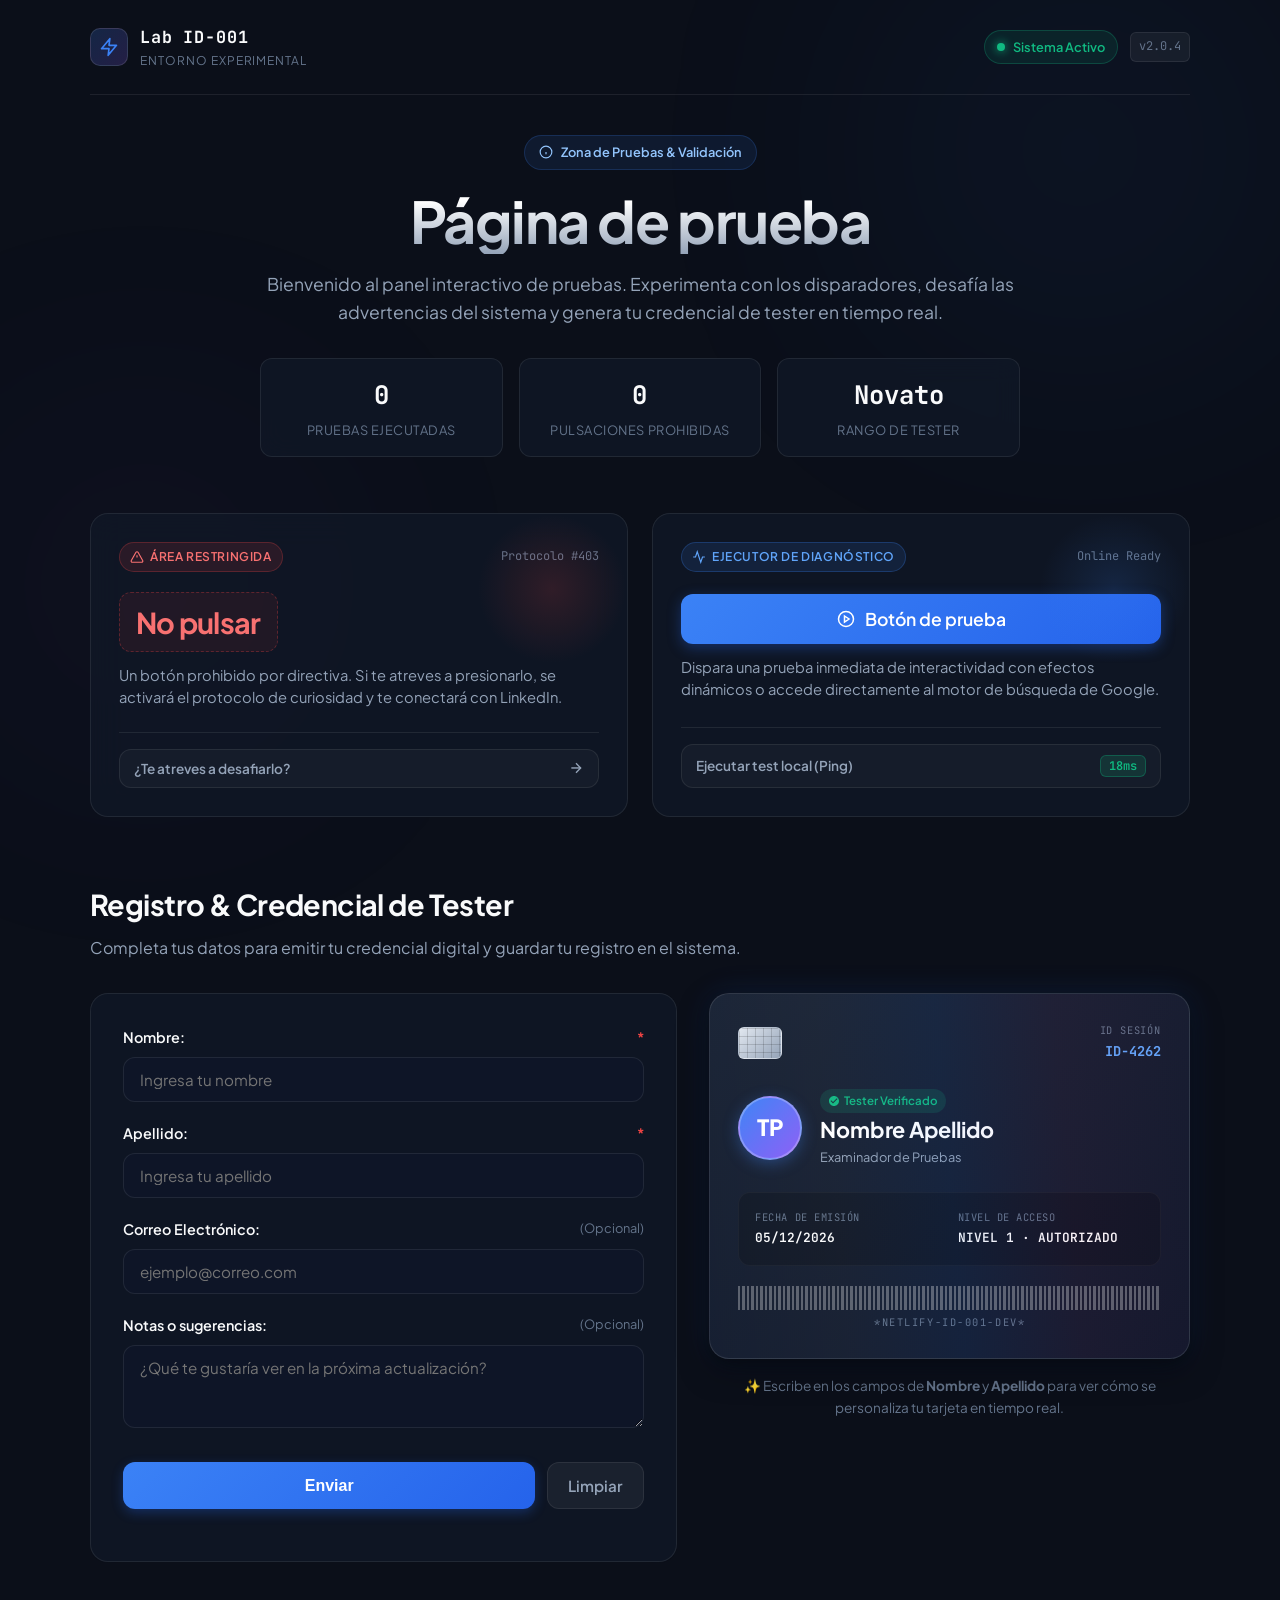
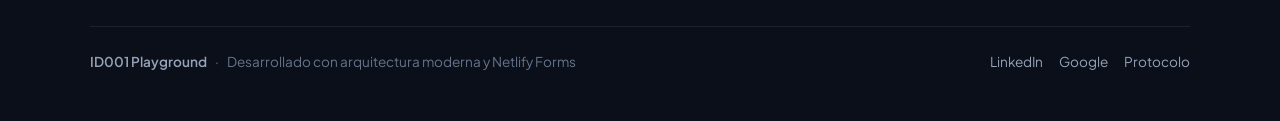
<file: ID001/index.html>
<!DOCTYPE html>
<html lang="es">

<head>
    <meta charset="UTF-8">
    <meta name="viewport" content="width=device-width, initial-scale=1.0">
    <title>Realmente una prueba</title>
    <link rel="preconnect" href="https://fonts.googleapis.com">
    <link rel="preconnect" href="https://fonts.gstatic.com" crossorigin>
    <link href="https://fonts.googleapis.com/css2?family=JetBrains+Mono:wght@400;500;700&family=Plus+Jakarta+Sans:wght@400;500;600;700;800&display=swap" rel="stylesheet">
    <link rel="stylesheet" href="ID001.css">
</head>

<body>
    <!-- Fondo ambiental decorativo -->
    <div class="ambient-glow ambient-glow-1" aria-hidden="true"></div>
    <div class="ambient-glow ambient-glow-2" aria-hidden="true"></div>

    <div class="page-container">
        <!-- Navegación superior -->
        <header class="app-header">
            <div class="brand">
                <div class="brand-badge" aria-hidden="true">
                    <svg width="20" height="20" viewBox="0 0 24 24" fill="none" stroke="currentColor" stroke-width="2" stroke-linecap="round" stroke-linejoin="round">
                        <polygon points="13 2 3 14 12 14 11 22 21 10 12 10 13 2"></polygon>
                    </svg>
                </div>
                <div class="brand-text">
                    <span class="brand-title">Lab ID-001</span>
                    <span class="brand-subtitle">Entorno Experimental</span>
                </div>
            </div>

            <div class="header-status">
                <span class="status-indicator">
                    <span class="status-dot"></span>
                    <span class="status-label">Sistema Activo</span>
                </span>
                <span class="build-tag">v2.0.4</span>
            </div>
        </header>

        <main class="main-content">
            <!-- Sección Hero Principal -->
            <section class="hero-section">
                <div class="hero-chip">
                    <svg width="14" height="14" viewBox="0 0 24 24" fill="none" stroke="currentColor" stroke-width="2">
                        <circle cx="12" cy="12" r="10"></circle>
                        <line x1="12" y1="16" x2="12" y2="12"></line>
                        <line x1="12" y1="8" x2="12.01" y2="8"></line>
                    </svg>
                    <span>Zona de Pruebas &amp; Validación</span>
                </div>

                <h1 class="textTitles hero-title">Página de prueba</h1>
                <p class="hero-description">
                    Bienvenido al panel interactivo de pruebas. Experimenta con los disparadores, 
                    desafía las advertencias del sistema y genera tu credencial de tester en tiempo real.
                </p>

                <!-- Barra de métricas interactivas -->
                <div class="metrics-grid">
                    <div class="metric-card">
                        <span class="metric-value" id="counter-clicks">0</span>
                        <span class="metric-label">Pruebas ejecutadas</span>
                    </div>
                    <div class="metric-card">
                        <span class="metric-value" id="counter-warnings">0</span>
                        <span class="metric-label">Pulsaciones prohibidas</span>
                    </div>
                    <div class="metric-card">
                        <span class="metric-value" id="tester-rank">Novato</span>
                        <span class="metric-label">Rango de tester</span>
                    </div>
                </div>
            </section>

            <!-- Acciones interactivas (Botón de prueba & No pulsar) -->
            <section class="actions-section">
                <!-- Tarjeta: No pulsar -->
                <div class="action-card warning-card" id="card-danger">
                    <div class="card-glow"></div>
                    <div class="card-header">
                        <span class="card-badge badge-danger">
                            <svg width="14" height="14" viewBox="0 0 24 24" fill="none" stroke="currentColor" stroke-width="2">
                                <path d="m21.73 18-8-14a2 2 0 0 0-3.48 0l-8 14A2 2 0 0 0 4 21h16a2 2 0 0 0 1.73-3Z"></path>
                                <line x1="12" y1="9" x2="12" y2="13"></line>
                                <line x1="12" y1="17" x2="12.01" y2="17"></line>
                            </svg>
                            Área Restringida
                        </span>
                        <span class="security-level">Protocolo #403</span>
                    </div>
                    <div class="card-body">
                        <a href="https://www.linkedin.com" id="link-no-pulsar" class="no-pulsar-link" target="_blank" rel="noopener noreferrer">
                            <h2 class="textTitles danger-title">No pulsar</h2>
                        </a>
                        <p class="card-hint">
                            Un botón prohibido por directiva. Si te atreves a presionarlo, 
                            se activará el protocolo de curiosidad y te conectará con LinkedIn.
                        </p>
                    </div>
                    <div class="card-footer">
                        <button type="button" class="btn-ghost-warning" id="btn-fake-danger">
                            <span>¿Te atreves a desafiarlo?</span>
                            <svg width="16" height="16" viewBox="0 0 24 24" fill="none" stroke="currentColor" stroke-width="2">
                                <path d="M5 12h14"></path>
                                <path d="m12 5 7 7-7 7"></path>
                            </svg>
                        </button>
                    </div>
                </div>

                <!-- Tarjeta: Botón de prueba -->
                <div class="action-card test-card" id="card-test">
                    <div class="card-glow"></div>
                    <div class="card-header">
                        <span class="card-badge badge-primary">
                            <svg width="14" height="14" viewBox="0 0 24 24" fill="none" stroke="currentColor" stroke-width="2">
                                <polyline points="22 12 18 12 15 21 9 3 6 12 2 12"></polyline>
                            </svg>
                            Ejecutor de Diagnóstico
                        </span>
                        <span class="security-level">Online Ready</span>
                    </div>
                    <div class="card-body">
                        <a href="https://www.google.com" id="link-google" class="google-action-link" target="_blank" rel="noopener noreferrer">
                            <button type="button" id="btn-test" class="primary-test-btn">
                                <span class="btn-icon">
                                    <svg width="18" height="18" viewBox="0 0 24 24" fill="none" stroke="currentColor" stroke-width="2">
                                        <circle cx="12" cy="12" r="10"></circle>
                                        <polygon points="10 8 16 12 10 16 10 8"></polygon>
                                    </svg>
                                </span>
                                <span>Botón de prueba</span>
                            </button>
                        </a>
                        <p class="card-hint">
                            Dispara una prueba inmediata de interactividad con efectos dinámicos 
                            o accede directamente al motor de búsqueda de Google.
                        </p>
                    </div>
                    <div class="card-footer">
                        <button type="button" class="btn-micro-test" id="btn-interactive-ping">
                            <span>Ejecutar test local (Ping)</span>
                            <span class="ping-badge" id="ping-badge">18ms</span>
                        </button>
                    </div>
                </div>
            </section>

            <!-- Sección Formulario y Credencial en Vivo -->
            <section class="tester-zone">
                <div class="zone-header">
                    <h2 class="section-title">Registro &amp; Credencial de Tester</h2>
                    <p class="section-subtitle">
                        Completa tus datos para emitir tu credencial digital y guardar tu registro en el sistema.
                    </p>
                </div>

                <div class="tester-grid">
                    <!-- Formulario de Registro -->
                    <div class="form-wrapper">
                        <form id="registro-form" name="registro-pruebas" action="/" method="POST" data-netlify="true" netlify-honeypot="bot-field" class="styled-form">
                            <!-- Campo honeypot oculto para prevención de spam -->
                            <p class="hidden-field" style="display:none;">
                                <label>No llenar esto: <input name="bot-field"></label>
                            </p>
                            <!-- Identificador de formulario para Netlify -->
                            <input type="hidden" name="form-name" value="registro-pruebas">

                            <div class="form-group">
                                <label for="nombre" class="form-label">
                                    <span>Nombre:</span>
                                    <span class="required-mark">*</span>
                                </label>
                                <div class="input-container">
                                    <input type="text" id="nombre" name="nombre" class="form-input" placeholder="Ingresa tu nombre" required autocomplete="given-name">
                                    <span class="input-focus-border"></span>
                                </div>
                            </div>

                            <div class="form-group">
                                <label for="apellido" class="form-label">
                                    <span>Apellido:</span>
                                    <span class="required-mark">*</span>
                                </label>
                                <div class="input-container">
                                    <input type="text" id="apellido" name="apellido" class="form-input" placeholder="Ingresa tu apellido" required autocomplete="family-name">
                                    <span class="input-focus-border"></span>
                                </div>
                            </div>

                            <div class="form-group">
                                <label for="email" class="form-label">
                                    <span>Correo Electrónico:</span>
                                    <span class="optional-mark">(Opcional)</span>
                                </label>
                                <div class="input-container">
                                    <input type="email" id="email" name="email" class="form-input" placeholder="ejemplo@correo.com" autocomplete="email">
                                    <span class="input-focus-border"></span>
                                </div>
                            </div>

                            <div class="form-group">
                                <label for="comentario" class="form-label">
                                    <span>Notas o sugerencias:</span>
                                    <span class="optional-mark">(Opcional)</span>
                                </label>
                                <div class="input-container">
                                    <textarea id="comentario" name="comentario" class="form-textarea" rows="3" placeholder="¿Qué te gustaría ver en la próxima actualización?"></textarea>
                                    <span class="input-focus-border"></span>
                                </div>
                            </div>

                            <div class="form-actions">
                                <input type="submit" id="submit-btn" value="Enviar" class="submit-button">
                                <button type="reset" id="reset-btn" class="reset-button">Limpiar</button>
                            </div>

                            <!-- Estado de envío dinámico -->
                            <div id="form-status" class="form-status-message" aria-live="polite"></div>
                        </form>
                    </div>

                    <!-- Credencial de Tester en tiempo real -->
                    <div class="credential-wrapper">
                        <div class="badge-card" id="tester-badge-card">
                            <div class="badge-hologram"></div>
                            
                            <div class="badge-top">
                                <div class="badge-chip">
                                    <div class="chip-circuit"></div>
                                </div>
                                <div class="badge-code">
                                    <span class="badge-code-label">ID SESIÓN</span>
                                    <span class="badge-code-value" id="card-session-id">ID-8924</span>
                                </div>
                            </div>

                            <div class="badge-avatar-row">
                                <div class="badge-avatar" id="avatar-circle">
                                    <span id="avatar-initials">TP</span>
                                </div>
                                <div class="badge-identity">
                                    <div class="badge-verified">
                                        <svg width="12" height="12" viewBox="0 0 24 24" fill="currentColor">
                                            <path d="M12 2C6.48 2 2 6.48 2 12s4.48 10 10 10 10-4.48 10-10S17.52 2 12 2zm-2 15l-5-5 1.41-1.41L10 14.17l7.59-7.59L19 8l-9 9z"/>
                                        </svg>
                                        <span>Tester Verificado</span>
                                    </div>
                                    <h3 class="badge-name" id="preview-name">Nombre Apellido</h3>
                                    <span class="badge-role" id="preview-role">Examinador de Pruebas</span>
                                </div>
                            </div>

                            <div class="badge-details">
                                <div class="detail-item">
                                    <span class="detail-title">FECHA DE EMISIÓN</span>
                                    <span class="detail-content" id="card-date">10/09/2026</span>
                                </div>
                                <div class="detail-item">
                                    <span class="detail-title">NIVEL DE ACCESO</span>
                                    <span class="detail-content" id="card-access-level">NIVEL 1 · AUTORIZADO</span>
                                </div>
                            </div>

                            <div class="badge-barcode">
                                <div class="barcode-lines"></div>
                                <span class="barcode-text">*NETLIFY-ID-001-DEV*</span>
                            </div>
                        </div>

                        <p class="credential-tip">
                            ✨ Escribe en los campos de <strong>Nombre</strong> y <strong>Apellido</strong> para ver cómo se personaliza tu tarjeta en tiempo real.
                        </p>
                    </div>
                </div>
            </section>
        </main>

        <!-- Pie de página -->
        <footer class="app-footer">
            <div class="footer-content">
                <div class="footer-left">
                    <span class="footer-brand">ID001 Playground</span>
                    <span class="footer-sep">·</span>
                    <span class="footer-copy">Desarrollado con arquitectura moderna y Netlify Forms</span>
                </div>
                <div class="footer-links">
                    <a href="https://www.linkedin.com" target="_blank" rel="noopener noreferrer" class="footer-link">LinkedIn</a>
                    <a href="https://www.google.com" target="_blank" rel="noopener noreferrer" class="footer-link">Google</a>
                    <a href="#card-danger" class="footer-link">Protocolo</a>
                </div>
            </div>
        </footer>
    </div>

    <!-- Modal interactivo para "No pulsar" -->
    <div class="modal-overlay" id="warning-modal" aria-hidden="true" role="dialog" aria-labelledby="modal-title">
        <div class="modal-card">
            <div class="modal-icon-wrapper">
                <svg width="32" height="32" viewBox="0 0 24 24" fill="none" stroke="currentColor" stroke-width="2">
                    <path d="m21.73 18-8-14a2 2 0 0 0-3.48 0l-8 14A2 2 0 0 0 4 21h16a2 2 0 0 0 1.73-3Z"></path>
                    <line x1="12" y1="9" x2="12" y2="13"></line>
                    <line x1="12" y1="17" x2="12.01" y2="17"></line>
                </svg>
            </div>
            <h3 id="modal-title" class="modal-title">¡Te advertimos que no lo pulsaras!</h3>
            <p class="modal-text">
                Has activado intencionalmente el botón prohibido. En el mundo del software, la curiosidad 
                es la chispa de todo gran tester o desarrollador.
            </p>
            <div class="modal-badge-unlocked">
                <span class="unlocked-icon">🏆</span>
                <span>Logro Desbloqueado: <strong>Curiosidad Indomable</strong> (+50 pts)</span>
            </div>
            <div class="modal-actions">
                <a href="https://www.linkedin.com" target="_blank" rel="noopener noreferrer" class="btn-modal-primary" id="btn-modal-linkedin">
                    <span>Continuar a LinkedIn</span>
                    <svg width="16" height="16" viewBox="0 0 24 24" fill="currentColor">
                        <path d="M19 3a2 2 0 0 1 2 2v14a2 2 0 0 1-2 2H5a2 2 0 0 1-2-2V5a2 2 0 0 1 2-2h14m-.5 15.5v-5.3a3.26 3.26 0 0 0-3.26-3.26c-.85 0-1.84.52-2.28 1.3v-1.11h-2.79v8.37h2.79v-4.93c0-.77.62-1.4 1.39-1.4a1.4 1.4 0 0 1 1.4 1.4v4.93h2.75M6.88 8.56a1.68 1.68 0 0 0 1.68-1.68c0-.93-.75-1.69-1.68-1.69a1.69 1.69 0 0 0-1.69 1.69c0 .93.76 1.68 1.69 1.68m1.39 9.94v-8.37H5.5v8.37h2.77z"/>
                    </svg>
                </a>
                <button type="button" class="btn-modal-secondary" id="btn-close-modal">
                    Seguir explorando la página
                </button>
            </div>
        </div>
    </div>

    <!-- Contenedor de Notificaciones Toast -->
    <div class="toast-container" id="toast-container" aria-live="polite"></div>

    <script src="ID001.js" defer></script>
</body>

</html>
</file>
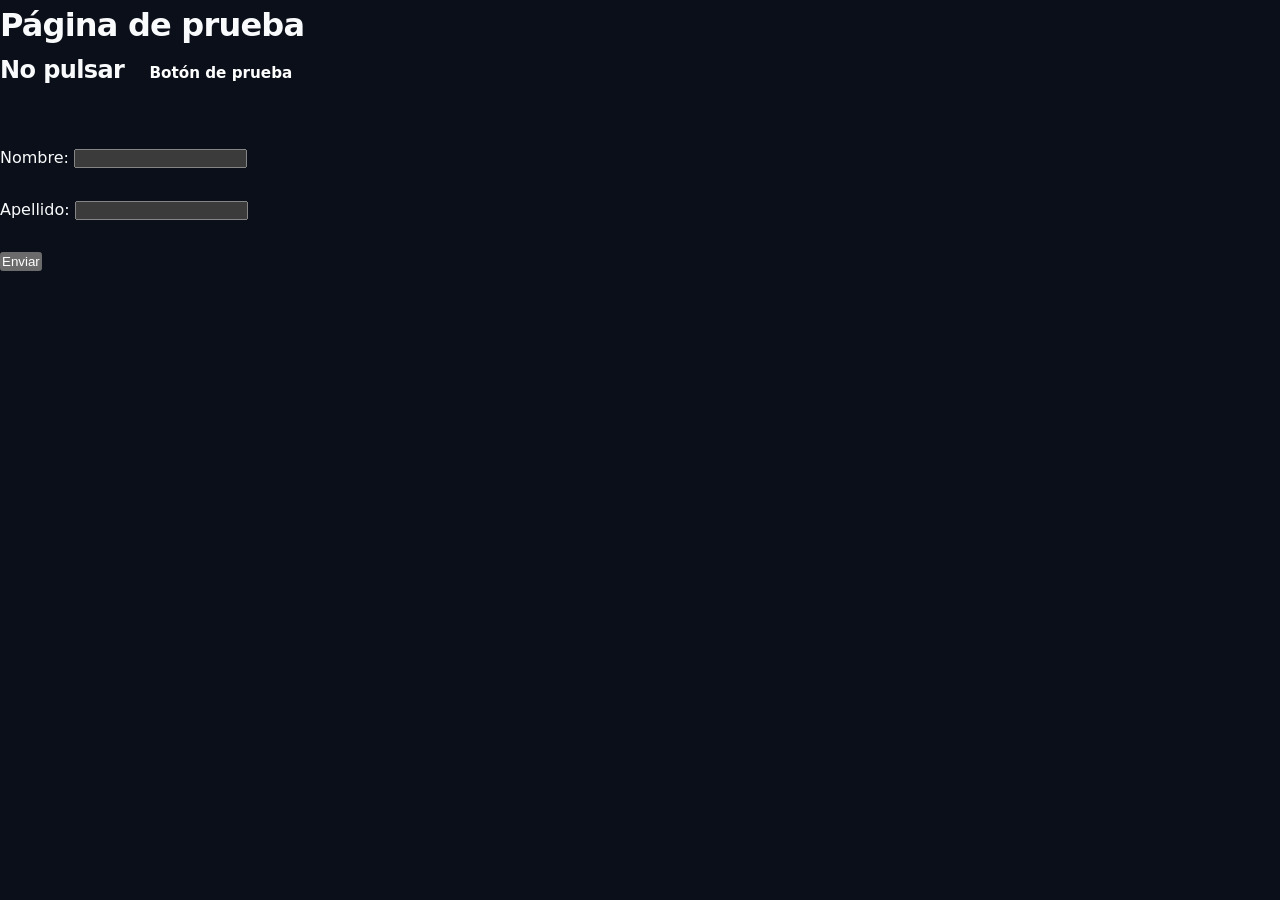
<file: ID001/ID001.html>
<!DOCTYPE html>
<html>

<head>
    <meta charset="UTF-8">
    <title>Realmente una prueba</title>
    <link rel="stylesheet" href="ID001.css">
</head>

<body>
    <h1 class="textTitles">Página de prueba</h1>
    <a href="https://www.linkedin.com">
        <h2 class="textTitles">No pulsar</h2>
    </a>
    <a href="https://www.google.com">
        <button>Botón de prueba</button>
    </a>
    <br><br><br>
    <form>
        <label for="nombre">Nombre:</label>
        <input type="text" id="nombre" name="nombre"><br><br>
        <label for="apellido">Apellido:</label>
        <input type="text" id="apellido" name="apellido"><br><br>
        <input type="submit" value="Enviar">
    </form>
</body>

</html>
</file>
<file: ID001/ID001.css>
/* ==========================================================================
   ID001 - Estilos del Entorno Experimental / Test Lab
   ========================================================================== */

:root {
  --font-sans: 'Plus Jakarta Sans', system-ui, -apple-system, BlinkMacSystemFont, 'Segoe UI', Roboto, sans-serif;
  --font-mono: 'JetBrains Mono', ui-monospace, SFMono-Regular, Menlo, Monaco, Consolas, monospace;

  /* Colores del Sistema */
  --bg-main: #0B0F19;
  --bg-card: rgba(17, 24, 39, 0.75);
  --bg-card-hover: rgba(24, 34, 53, 0.85);
  --bg-input: rgba(15, 23, 42, 0.8);
  --bg-badge: #1E293B;

  --border-subtle: rgba(255, 255, 255, 0.08);
  --border-active: rgba(99, 102, 241, 0.5);
  --border-danger: rgba(239, 68, 68, 0.4);

  --text-main: #F9FAFB;
  --text-secondary: #94A3B8;
  --text-muted: #64748B;

  --accent-primary: #3B82F6;
  --accent-primary-hover: #2563EB;
  --accent-danger: #EF4444;
  --accent-danger-hover: #DC2626;
  --accent-emerald: #10B981;
  --accent-amber: #F59E0B;
  --accent-purple: #8B5CF6;

  --radius-sm: 6px;
  --radius-md: 12px;
  --radius-lg: 18px;
  --radius-full: 9999px;

  --shadow-sm: 0 2px 8px rgba(0, 0, 0, 0.25);
  --shadow-lg: 0 12px 32px -4px rgba(0, 0, 0, 0.5), 0 4px 12px rgba(0, 0, 0, 0.3);
  --shadow-glow-blue: 0 0 25px rgba(59, 130, 246, 0.25);
  --shadow-glow-danger: 0 0 25px rgba(239, 68, 68, 0.25);

  --transition-fast: 0.15s cubic-bezier(0.4, 0, 0.2, 1);
  --transition-normal: 0.25s cubic-bezier(0.4, 0, 0.2, 1);
}

/* ==========================================================================
   Reseteo y Base
   ========================================================================== */

*, *::before, *::after {
  box-sizing: border-box;
  margin: 0;
  padding: 0;
}

html {
  color-scheme: dark;
  scroll-behavior: smooth;
}

body {
  background-color: var(--bg-main);
  color: var(--text-main);
  font-family: var(--font-sans);
  min-height: 100vh;
  line-height: 1.6;
  position: relative;
  overflow-x: hidden;
  -webkit-font-smoothing: antialiased;
  -moz-osx-font-smoothing: grayscale;
}

/* Compatibilidad con selectors originales */
.textTitles {
  color: var(--text-main);
  font-weight: 700;
  letter-spacing: -0.025em;
  transition: color var(--transition-fast);
}

a {
  text-decoration: none;
  color: inherit;
  display: inline-block;
  transition: all var(--transition-fast);
}

button {
  font-family: var(--font-sans);
  border: none;
  background: none;
  cursor: pointer;
  border-radius: var(--radius-md);
  padding: 12px 20px;
  font-size: 0.95rem;
  font-weight: 600;
  transition: all var(--transition-fast);
  outline: none;
}

button:focus-visible,
a:focus-visible,
input:focus-visible,
textarea:focus-visible {
  outline: 2px solid var(--accent-primary);
  outline-offset: 2px;
}

/* ==========================================================================
   Fondos Ambientales
   ========================================================================== */

.ambient-glow {
  position: fixed;
  border-radius: 50%;
  filter: blur(140px);
  pointer-events: none;
  z-index: 0;
  opacity: 0.45;
}

.ambient-glow-1 {
  width: 500px;
  height: 500px;
  background: radial-gradient(circle, rgba(59, 130, 246, 0.35) 0%, transparent 70%);
  top: -100px;
  right: -50px;
}

.ambient-glow-2 {
  width: 450px;
  height: 450px;
  background: radial-gradient(circle, rgba(139, 92, 246, 0.25) 0%, transparent 70%);
  bottom: 10%;
  left: -80px;
}

/* ==========================================================================
   Estructura General
   ========================================================================== */

.page-container {
  position: relative;
  z-index: 1;
  max-width: 1140px;
  margin: 0 auto;
  padding: 24px 20px 48px;
  display: flex;
  flex-direction: column;
  min-height: 100vh;
}

/* ==========================================================================
   Cabecera (Header)
   ========================================================================== */

.app-header {
  display: flex;
  justify-content: space-between;
  align-items: center;
  padding-bottom: 24px;
  border-bottom: 1px solid var(--border-subtle);
  margin-bottom: 40px;
}

.brand {
  display: flex;
  align-items: center;
  gap: 12px;
}

.brand-badge {
  width: 38px;
  height: 38px;
  border-radius: 10px;
  background: linear-gradient(135deg, rgba(59, 130, 246, 0.2), rgba(139, 92, 246, 0.2));
  border: 1px solid rgba(255, 255, 255, 0.12);
  display: flex;
  align-items: center;
  justify-content: center;
  color: var(--accent-primary);
}

.brand-text {
  display: flex;
  flex-direction: column;
}

.brand-title {
  font-family: var(--font-mono);
  font-weight: 700;
  font-size: 1.05rem;
  letter-spacing: 0.05em;
  color: var(--text-main);
}

.brand-subtitle {
  font-size: 0.75rem;
  color: var(--text-muted);
  text-transform: uppercase;
  letter-spacing: 0.08em;
}

.header-status {
  display: flex;
  align-items: center;
  gap: 12px;
}

.status-indicator {
  display: inline-flex;
  align-items: center;
  gap: 8px;
  background: rgba(16, 185, 129, 0.1);
  border: 1px solid rgba(16, 185, 129, 0.25);
  padding: 6px 12px;
  border-radius: var(--radius-full);
}

.status-dot {
  width: 8px;
  height: 8px;
  border-radius: 50%;
  background: var(--accent-emerald);
  box-shadow: 0 0 10px var(--accent-emerald);
  animation: pulse-dot 2s infinite ease-in-out;
}

@keyframes pulse-dot {
  0%, 100% { opacity: 1; transform: scale(1); }
  50% { opacity: 0.5; transform: scale(0.85); }
}

.status-label {
  font-size: 0.8rem;
  font-weight: 600;
  color: var(--accent-emerald);
}

.build-tag {
  font-family: var(--font-mono);
  font-size: 0.75rem;
  background: rgba(255, 255, 255, 0.05);
  border: 1px solid var(--border-subtle);
  padding: 4px 8px;
  border-radius: var(--radius-sm);
  color: var(--text-muted);
}

/* ==========================================================================
   Sección Hero
   ========================================================================== */

.hero-section {
  text-align: center;
  max-width: 760px;
  margin: 0 auto 56px;
}

.hero-chip {
  display: inline-flex;
  align-items: center;
  gap: 8px;
  padding: 6px 14px;
  border-radius: var(--radius-full);
  background: rgba(59, 130, 246, 0.1);
  border: 1px solid rgba(59, 130, 246, 0.2);
  color: #93C5FD;
  font-size: 0.8rem;
  font-weight: 600;
  margin-bottom: 18px;
}

.hero-title {
  font-size: clamp(2.4rem, 5vw, 3.6rem);
  line-height: 1.15;
  margin-bottom: 16px;
  background: linear-gradient(180deg, #FFFFFF 20%, #94A3B8 100%);
  -webkit-background-clip: text;
  -webkit-text-fill-color: transparent;
}

.hero-description {
  font-size: 1.1rem;
  color: var(--text-secondary);
  line-height: 1.6;
  margin-bottom: 32px;
}

.metrics-grid {
  display: grid;
  grid-template-columns: repeat(3, 1fr);
  gap: 16px;
  margin-top: 24px;
}

.metric-card {
  background: var(--bg-card);
  border: 1px solid var(--border-subtle);
  border-radius: var(--radius-md);
  padding: 16px;
  display: flex;
  flex-direction: column;
  gap: 4px;
  backdrop-filter: blur(12px);
  transition: transform var(--transition-normal), border-color var(--transition-normal);
}

.metric-card:hover {
  transform: translateY(-2px);
  border-color: rgba(255, 255, 255, 0.18);
}

.metric-value {
  font-family: var(--font-mono);
  font-size: 1.6rem;
  font-weight: 700;
  color: var(--text-main);
}

.metric-label {
  font-size: 0.8rem;
  color: var(--text-muted);
  text-transform: uppercase;
  letter-spacing: 0.04em;
}

/* ==========================================================================
   Acciones Principales (No pulsar & Botón de prueba)
   ========================================================================== */

.actions-section {
  display: grid;
  grid-template-columns: repeat(auto-fit, minmax(320px, 1fr));
  gap: 24px;
  margin-bottom: 64px;
}

.action-card {
  position: relative;
  background: var(--bg-card);
  border-radius: var(--radius-lg);
  border: 1px solid var(--border-subtle);
  padding: 28px;
  display: flex;
  flex-direction: column;
  justify-content: space-between;
  backdrop-filter: blur(16px);
  overflow: hidden;
  transition: transform var(--transition-normal), border-color var(--transition-normal), box-shadow var(--transition-normal);
}

.card-glow {
  position: absolute;
  top: 0;
  right: 0;
  width: 150px;
  height: 150px;
  border-radius: 50%;
  pointer-events: none;
  opacity: 0.15;
  transition: opacity var(--transition-normal);
}

.warning-card .card-glow {
  background: radial-gradient(circle, var(--accent-danger) 0%, transparent 70%);
}

.test-card .card-glow {
  background: radial-gradient(circle, var(--accent-primary) 0%, transparent 70%);
}

.action-card:hover {
  transform: translateY(-4px);
}

.warning-card:hover {
  border-color: var(--border-danger);
  box-shadow: var(--shadow-glow-danger);
}

.warning-card:hover .card-glow {
  opacity: 0.3;
}

.test-card:hover {
  border-color: var(--border-active);
  box-shadow: var(--shadow-glow-blue);
}

.test-card:hover .card-glow {
  opacity: 0.3;
}

.card-header {
  display: flex;
  justify-content: space-between;
  align-items: center;
  margin-bottom: 20px;
}

.card-badge {
  display: inline-flex;
  align-items: center;
  gap: 6px;
  padding: 4px 10px;
  border-radius: var(--radius-full);
  font-size: 0.75rem;
  font-weight: 600;
  text-transform: uppercase;
  letter-spacing: 0.05em;
}

.badge-danger {
  background: rgba(239, 68, 68, 0.12);
  color: #F87171;
  border: 1px solid rgba(239, 68, 68, 0.25);
}

.badge-primary {
  background: rgba(59, 130, 246, 0.12);
  color: #60A5FA;
  border: 1px solid rgba(59, 130, 246, 0.25);
}

.security-level {
  font-family: var(--font-mono);
  font-size: 0.75rem;
  color: var(--text-muted);
}

.card-body {
  margin-bottom: 24px;
}

/* Estilo para No pulsar */
.no-pulsar-link {
  display: block;
  margin-bottom: 12px;
}

.danger-title {
  font-size: 1.8rem;
  color: #F87171;
  display: inline-flex;
  align-items: center;
  gap: 8px;
  padding: 6px 16px;
  border-radius: var(--radius-md);
  background: rgba(239, 68, 68, 0.08);
  border: 1px dashed rgba(239, 68, 68, 0.3);
  transition: all var(--transition-fast);
}

.danger-title:hover {
  background: rgba(239, 68, 68, 0.18);
  border-color: var(--accent-danger);
  transform: scale(1.02);
}

.card-hint {
  font-size: 0.92rem;
  color: var(--text-secondary);
  line-height: 1.5;
}

/* Botón de prueba */
.google-action-link {
  display: block;
  margin-bottom: 12px;
  width: 100%;
}

.primary-test-btn {
  width: 100%;
  display: flex;
  align-items: center;
  justify-content: center;
  gap: 10px;
  background: linear-gradient(135deg, var(--accent-primary) 0%, #2563EB 100%);
  color: #FFFFFF;
  padding: 14px 20px;
  font-size: 1.1rem;
  box-shadow: 0 4px 14px rgba(37, 99, 235, 0.35);
}

.primary-test-btn:hover {
  background: linear-gradient(135deg, #60A5FA 0%, var(--accent-primary) 100%);
  box-shadow: 0 6px 20px rgba(37, 99, 235, 0.5);
  transform: translateY(-2px);
}

.primary-test-btn:active {
  transform: translateY(0);
}

.btn-icon {
  display: flex;
  align-items: center;
}

/* Botones secundarios en tarjetas */
.card-footer {
  border-top: 1px solid var(--border-subtle);
  padding-top: 16px;
}

.btn-ghost-warning {
  width: 100%;
  display: flex;
  align-items: center;
  justify-content: space-between;
  padding: 10px 14px;
  background: rgba(255, 255, 255, 0.03);
  border: 1px solid var(--border-subtle);
  color: var(--text-secondary);
  font-size: 0.85rem;
}

.btn-ghost-warning:hover {
  background: rgba(239, 68, 68, 0.1);
  color: #F87171;
  border-color: rgba(239, 68, 68, 0.3);
}

.btn-micro-test {
  width: 100%;
  display: flex;
  align-items: center;
  justify-content: space-between;
  padding: 10px 14px;
  background: rgba(255, 255, 255, 0.03);
  border: 1px solid var(--border-subtle);
  color: var(--text-secondary);
  font-size: 0.85rem;
}

.btn-micro-test:hover {
  background: rgba(59, 130, 246, 0.1);
  color: #93C5FD;
  border-color: rgba(59, 130, 246, 0.3);
}

.ping-badge {
  font-family: var(--font-mono);
  font-size: 0.75rem;
  background: rgba(16, 185, 129, 0.15);
  color: var(--accent-emerald);
  padding: 2px 8px;
  border-radius: var(--radius-sm);
  border: 1px solid rgba(16, 185, 129, 0.3);
}

/* ==========================================================================
   Sección Tester (Formulario & Credencial)
   ========================================================================== */

.tester-zone {
  margin-bottom: 64px;
}

.zone-header {
  margin-bottom: 32px;
}

.section-title {
  font-size: 1.8rem;
  font-weight: 700;
  letter-spacing: -0.02em;
  margin-bottom: 8px;
}

.section-subtitle {
  color: var(--text-secondary);
  font-size: 1rem;
}

.tester-grid {
  display: grid;
  grid-template-columns: 1.1fr 0.9fr;
  gap: 32px;
  align-items: start;
}

/* Formulario */
.form-wrapper {
  background: var(--bg-card);
  border: 1px solid var(--border-subtle);
  border-radius: var(--radius-lg);
  padding: 32px;
  backdrop-filter: blur(16px);
}

.styled-form {
  display: flex;
  flex-direction: column;
  gap: 20px;
}

.form-group {
  display: flex;
  flex-direction: column;
  gap: 8px;
}

.form-label {
  display: flex;
  justify-content: space-between;
  font-size: 0.9rem;
  font-weight: 600;
  color: var(--text-main);
}

.required-mark {
  color: var(--accent-danger);
}

.optional-mark {
  color: var(--text-muted);
  font-weight: 400;
  font-size: 0.8rem;
}

.input-container {
  position: relative;
}

.form-input,
.form-textarea {
  width: 100%;
  background: var(--bg-input);
  border: 1px solid var(--border-subtle);
  border-radius: var(--radius-md);
  padding: 12px 16px;
  color: var(--text-main);
  font-family: var(--font-sans);
  font-size: 0.95rem;
  transition: all var(--transition-fast);
}

.form-input:focus,
.form-textarea:focus {
  border-color: var(--accent-primary);
  background: rgba(15, 23, 42, 0.95);
  box-shadow: 0 0 0 3px rgba(59, 130, 246, 0.2);
}

.form-textarea {
  resize: vertical;
  min-height: 80px;
}

.form-actions {
  display: flex;
  gap: 12px;
  margin-top: 8px;
}

.submit-button {
  flex: 1;
  background: linear-gradient(135deg, var(--accent-primary) 0%, #2563EB 100%);
  color: #FFFFFF;
  border: none;
  border-radius: var(--radius-md);
  padding: 13px 24px;
  font-size: 1rem;
  font-weight: 600;
  cursor: pointer;
  box-shadow: 0 4px 12px rgba(37, 99, 235, 0.3);
  transition: all var(--transition-fast);
}

.submit-button:hover {
  background: linear-gradient(135deg, #60A5FA 0%, var(--accent-primary) 100%);
  box-shadow: 0 6px 18px rgba(37, 99, 235, 0.45);
  transform: translateY(-2px);
}

.submit-button:active {
  transform: translateY(0);
}

.submit-button:disabled {
  opacity: 0.6;
  cursor: not-allowed;
  transform: none;
}

.reset-button {
  background: rgba(255, 255, 255, 0.05);
  color: var(--text-secondary);
  border: 1px solid var(--border-subtle);
  padding: 13px 20px;
}

.reset-button:hover {
  background: rgba(255, 255, 255, 0.1);
  color: var(--text-main);
}

.form-status-message {
  font-size: 0.9rem;
  border-radius: var(--radius-md);
  transition: all var(--transition-normal);
}

.form-status-message.success {
  background: rgba(16, 185, 129, 0.12);
  border: 1px solid rgba(16, 185, 129, 0.3);
  color: #34D399;
  padding: 12px 16px;
}

.form-status-message.error {
  background: rgba(239, 68, 68, 0.12);
  border: 1px solid rgba(239, 68, 68, 0.3);
  color: #F87171;
  padding: 12px 16px;
}

/* ==========================================================================
   Credencial de Tester Digital (Badge)
   ========================================================================== */

.credential-wrapper {
  display: flex;
  flex-direction: column;
  gap: 16px;
}

.badge-card {
  position: relative;
  background: linear-gradient(145deg, #182234 0%, #0F172A 100%);
  border: 1px solid rgba(255, 255, 255, 0.12);
  border-radius: 20px;
  padding: 28px;
  box-shadow: var(--shadow-lg), 0 0 30px rgba(59, 130, 246, 0.15);
  overflow: hidden;
  transition: transform 0.3s ease, box-shadow 0.3s ease;
}

.badge-card:hover {
  transform: translateY(-4px) rotate3d(1, 1, 0, 2deg);
  box-shadow: var(--shadow-lg), 0 0 45px rgba(59, 130, 246, 0.25);
}

.badge-hologram {
  position: absolute;
  top: -50%;
  left: -50%;
  width: 200%;
  height: 200%;
  background: linear-gradient(
    60deg,
    transparent 20%,
    rgba(255, 255, 255, 0.03) 40%,
    rgba(59, 130, 246, 0.08) 50%,
    rgba(236, 72, 153, 0.05) 60%,
    transparent 80%
  );
  transform: rotate(25deg);
  pointer-events: none;
  transition: transform 0.5s ease;
}

.badge-top {
  display: flex;
  justify-content: space-between;
  align-items: center;
  margin-bottom: 24px;
}

.badge-chip {
  width: 44px;
  height: 32px;
  background: linear-gradient(135deg, #E2E8F0 0%, #94A3B8 100%);
  border-radius: 6px;
  position: relative;
  overflow: hidden;
  border: 1px solid rgba(255, 255, 255, 0.2);
}

.chip-circuit {
  width: 100%;
  height: 100%;
  background-image: 
    linear-gradient(to right, rgba(0,0,0,0.15) 1px, transparent 1px),
    linear-gradient(to bottom, rgba(0,0,0,0.15) 1px, transparent 1px);
  background-size: 8px 8px;
}

.badge-code {
  text-align: right;
  font-family: var(--font-mono);
}

.badge-code-label {
  display: block;
  font-size: 0.65rem;
  color: var(--text-muted);
  letter-spacing: 0.08em;
}

.badge-code-value {
  font-size: 0.85rem;
  font-weight: 700;
  color: #60A5FA;
}

.badge-avatar-row {
  display: flex;
  align-items: center;
  gap: 18px;
  margin-bottom: 24px;
}

.badge-avatar {
  width: 64px;
  height: 64px;
  border-radius: 50%;
  background: linear-gradient(135deg, #3B82F6 0%, #8B5CF6 100%);
  border: 2px solid rgba(255, 255, 255, 0.25);
  display: flex;
  align-items: center;
  justify-content: center;
  font-size: 1.4rem;
  font-weight: 800;
  color: #FFFFFF;
  box-shadow: 0 4px 15px rgba(59, 130, 246, 0.35);
  transition: transform var(--transition-normal);
}

.badge-identity {
  flex: 1;
}

.badge-verified {
  display: inline-flex;
  align-items: center;
  gap: 4px;
  background: rgba(16, 185, 129, 0.15);
  color: var(--accent-emerald);
  font-size: 0.72rem;
  font-weight: 600;
  padding: 3px 8px;
  border-radius: var(--radius-full);
  margin-bottom: 4px;
}

.badge-name {
  font-size: 1.35rem;
  font-weight: 700;
  color: #FFFFFF;
  letter-spacing: -0.01em;
  line-height: 1.2;
}

.badge-role {
  font-size: 0.8rem;
  color: var(--text-secondary);
}

.badge-details {
  display: grid;
  grid-template-columns: 1fr 1fr;
  gap: 16px;
  padding: 16px;
  background: rgba(0, 0, 0, 0.2);
  border-radius: var(--radius-md);
  margin-bottom: 20px;
  border: 1px solid rgba(255, 255, 255, 0.04);
}

.detail-item {
  display: flex;
  flex-direction: column;
  gap: 2px;
}

.detail-title {
  font-family: var(--font-mono);
  font-size: 0.65rem;
  color: var(--text-muted);
  letter-spacing: 0.05em;
}

.detail-content {
  font-family: var(--font-mono);
  font-size: 0.8rem;
  font-weight: 600;
  color: var(--text-main);
}

.badge-barcode {
  display: flex;
  flex-direction: column;
  align-items: center;
  gap: 4px;
}

.barcode-lines {
  width: 100%;
  height: 24px;
  background: repeating-linear-gradient(
    90deg,
    rgba(255, 255, 255, 0.6) 0px,
    rgba(255, 255, 255, 0.6) 2px,
    transparent 2px,
    transparent 4px,
    rgba(255, 255, 255, 0.6) 4px,
    rgba(255, 255, 255, 0.6) 7px,
    transparent 7px,
    transparent 9px
  );
  opacity: 0.5;
}

.barcode-text {
  font-family: var(--font-mono);
  font-size: 0.65rem;
  color: var(--text-muted);
  letter-spacing: 0.15em;
}

.credential-tip {
  font-size: 0.85rem;
  color: var(--text-muted);
  text-align: center;
  padding: 0 8px;
}

/* ==========================================================================
   Pie de Página (Footer)
   ========================================================================== */

.app-footer {
  margin-top: auto;
  border-top: 1px solid var(--border-subtle);
  padding-top: 24px;
}

.footer-content {
  display: flex;
  justify-content: space-between;
  align-items: center;
  flex-wrap: wrap;
  gap: 16px;
}

.footer-left {
  display: flex;
  align-items: center;
  gap: 8px;
  font-size: 0.85rem;
  color: var(--text-muted);
}

.footer-brand {
  font-weight: 600;
  color: var(--text-secondary);
}

.footer-links {
  display: flex;
  gap: 16px;
}

.footer-link {
  font-size: 0.85rem;
  color: var(--text-secondary);
}

.footer-link:hover {
  color: var(--accent-primary);
}

/* ==========================================================================
   Modal Interactivo ("No pulsar")
   ========================================================================== */

.modal-overlay {
  position: fixed;
  inset: 0;
  background: rgba(0, 0, 0, 0.7);
  backdrop-filter: blur(8px);
  display: flex;
  align-items: center;
  justify-content: center;
  z-index: 100;
  padding: 20px;
  opacity: 0;
  visibility: hidden;
  transition: opacity 0.25s ease, visibility 0.25s ease;
}

.modal-overlay.active {
  opacity: 1;
  visibility: visible;
}

.modal-card {
  background: #111827;
  border: 1px solid rgba(239, 68, 68, 0.4);
  border-radius: 20px;
  padding: 32px;
  max-width: 480px;
  width: 100%;
  box-shadow: 0 20px 40px rgba(0, 0, 0, 0.6), var(--shadow-glow-danger);
  text-align: center;
  transform: scale(0.9);
  transition: transform 0.25s cubic-bezier(0.34, 1.56, 0.64, 1);
}

.modal-overlay.active .modal-card {
  transform: scale(1);
}

.modal-icon-wrapper {
  width: 60px;
  height: 60px;
  border-radius: 50%;
  background: rgba(239, 68, 68, 0.15);
  color: var(--accent-danger);
  display: inline-flex;
  align-items: center;
  justify-content: center;
  margin-bottom: 20px;
  animation: shake-icon 0.6s ease-in-out;
}

@keyframes shake-icon {
  0%, 100% { transform: rotate(0deg); }
  20%, 60% { transform: rotate(-12deg); }
  40%, 80% { transform: rotate(12deg); }
}

.modal-title {
  font-size: 1.45rem;
  font-weight: 700;
  color: #FFFFFF;
  margin-bottom: 12px;
}

.modal-text {
  font-size: 0.95rem;
  color: var(--text-secondary);
  line-height: 1.6;
  margin-bottom: 20px;
}

.modal-badge-unlocked {
  display: inline-flex;
  align-items: center;
  gap: 8px;
  padding: 8px 14px;
  border-radius: var(--radius-full);
  background: rgba(245, 158, 11, 0.12);
  border: 1px solid rgba(245, 158, 11, 0.25);
  color: #FCD34D;
  font-size: 0.85rem;
  margin-bottom: 24px;
}

.modal-actions {
  display: flex;
  flex-direction: column;
  gap: 12px;
}

.btn-modal-primary {
  display: flex;
  align-items: center;
  justify-content: center;
  gap: 8px;
  background: #0A66C2;
  color: #FFFFFF;
  padding: 13px 20px;
  border-radius: var(--radius-md);
  font-weight: 600;
  font-size: 0.95rem;
}

.btn-modal-primary:hover {
  background: #004182;
  transform: translateY(-2px);
}

.btn-modal-secondary {
  background: rgba(255, 255, 255, 0.08);
  color: var(--text-secondary);
  padding: 11px 20px;
  font-size: 0.9rem;
}

.btn-modal-secondary:hover {
  background: rgba(255, 255, 255, 0.15);
  color: var(--text-main);
}

/* ==========================================================================
   Sistema de Toast Notifications
   ========================================================================== */

.toast-container {
  position: fixed;
  bottom: 24px;
  right: 24px;
  display: flex;
  flex-direction: column;
  gap: 10px;
  z-index: 200;
  pointer-events: none;
}

.toast {
  background: #1E293B;
  border: 1px solid rgba(255, 255, 255, 0.12);
  border-radius: var(--radius-md);
  padding: 12px 18px;
  color: var(--text-main);
  box-shadow: 0 10px 25px rgba(0, 0, 0, 0.4);
  display: flex;
  align-items: center;
  gap: 12px;
  font-size: 0.9rem;
  pointer-events: auto;
  animation: slide-in 0.3s cubic-bezier(0.16, 1, 0.3, 1) forwards;
  max-width: 360px;
}

@keyframes slide-in {
  from {
    opacity: 0;
    transform: translateY(20px) scale(0.95);
  }
  to {
    opacity: 1;
    transform: translateY(0) scale(1);
  }
}

.toast.removing {
  animation: slide-out 0.25s ease forwards;
}

@keyframes slide-out {
  from {
    opacity: 1;
    transform: translateY(0);
  }
  to {
    opacity: 0;
    transform: translateY(10px);
  }
}

/* ==========================================================================
   Responsive (Pantallas pequeñas)
   ========================================================================== */

@media (max-width: 840px) {
  .tester-grid {
    grid-template-columns: 1fr;
  }

  .metrics-grid {
    grid-template-columns: 1fr;
  }
}

@media (max-width: 600px) {
  .page-container {
    padding: 16px 16px 36px;
  }

  .app-header {
    flex-direction: column;
    align-items: flex-start;
    gap: 16px;
  }

  .hero-title {
    font-size: 2.2rem;
  }

  .actions-section {
    grid-template-columns: 1fr;
  }

  .form-wrapper {
    padding: 20px;
  }

  .badge-card {
    padding: 20px;
  }

  .footer-content {
    flex-direction: column;
    align-items: flex-start;
  }
}
</file>
